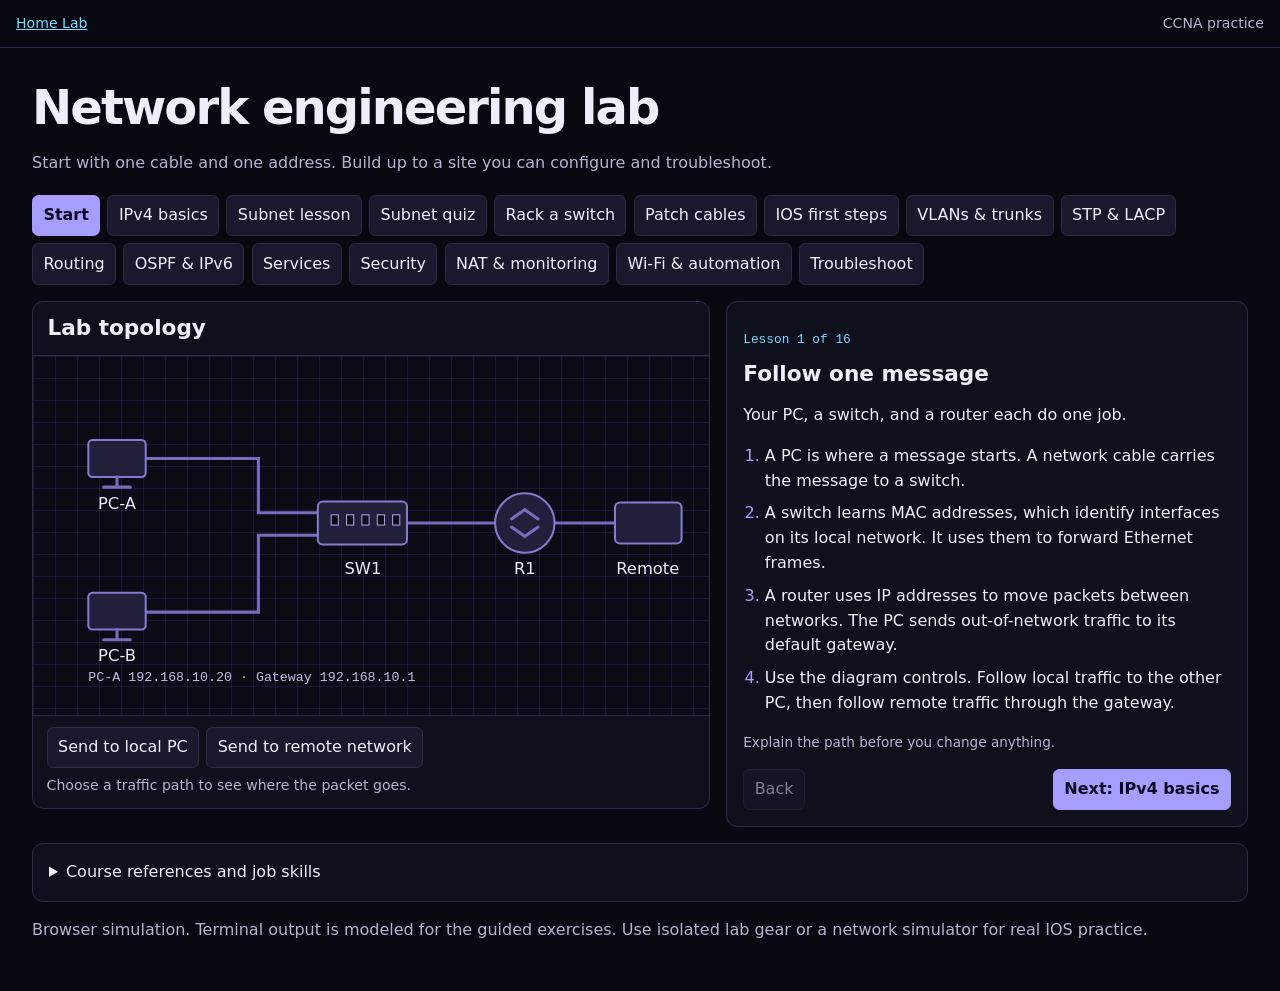
<file: ccna/index.html>
<!doctype html>
<html lang="en">
<head>
<meta charset="utf-8">
<meta name="viewport" content="width=device-width,initial-scale=1">
<title>CCNA Network Engineering Lab</title>
<link rel="stylesheet" href="lab.css">
<script src="course.js" defer></script>
<script src="lab.js" defer></script>
</head>
<body>
<header><a href="../">Home Lab</a><span>CCNA practice</span></header>
<main>
<h1>Network engineering lab</h1>
<p class="intro">Start with one cable and one address. Build up to a site you can configure and troubleshoot.</p>
<nav id="lessons" aria-label="Lessons"></nav>
<div class="workspace">
  <section class="visual" aria-labelledby="visual-title">
    <div class="section-header"><h2 id="visual-title">Lab topology</h2><output id="visual-status"></output></div>
    <div id="canvas" class="grid"></div>
    <div id="visual-controls"></div>
  </section>
  <section class="guide" aria-labelledby="lesson-title">
    <p id="progress"></p>
    <h2 id="lesson-title" tabindex="-1"></h2>
    <p id="summary"></p>
    <ol id="instructions"></ol>
    <div id="practice"></div>
    <div class="pager"><button id="previous" type="button">Back</button><button id="next" type="button">Next</button></div>
  </section>
</div>
<details class="references">
  <summary>Course references and job skills</summary>
  <p>Cisco’s blueprint covers fundamentals, access, IP connectivity and services, security, and automation. This lab practices selected workflows in each area. Model-specific features and syntax can differ.</p>
  <ul>
    <li>Rack installation, optics and copper patching, and port validation. <a href="https://career.serviceglobal.com/jobs/network-l1-technician/jo-2608-38513">Service Global Network L1 Technician posting</a></li>
    <li>TCP/IP, DHCP, DNS, VLAN and routing triage, change records, and escalation. <a href="https://lincolnit.applytojob.com/apply/zo4ExSUiWe/NOC-Engineer-Junior-Network-Engineer">Lincoln IT junior network engineer posting</a></li>
    <li>Exam scope and vendor installation procedures. <a href="https://learningnetwork.cisco.com/s/ccna-exam-topics">Cisco CCNA topics</a> · <a href="https://www.cisco.com/c/en/us/td/docs/switches/lan/catalyst9200/hardware/install/b-c9200-hig/installing_the_switch.html">Catalyst 9200 hardware photos and mounting figures</a></li>
  </ul>
</details>
<p class="footnote">Browser simulation. Terminal output is modeled for the guided exercises. Use isolated lab gear or a network simulator for real IOS practice.</p>
</main>
</body>
</html>
</file>
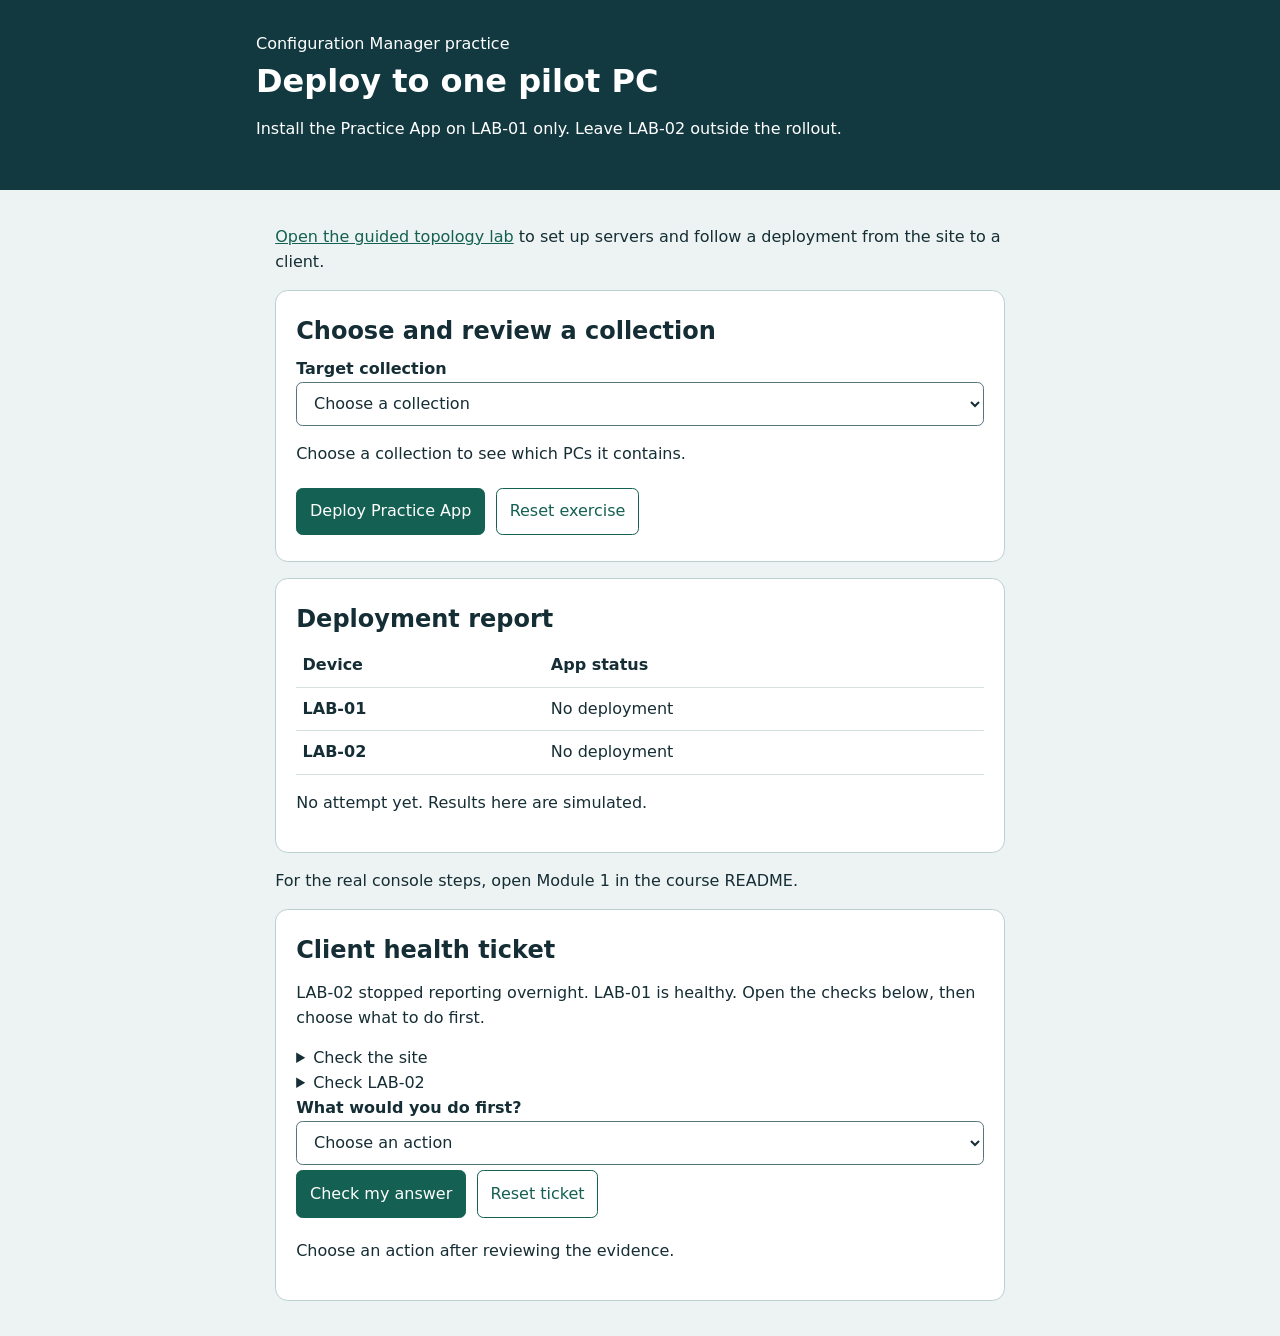
<file: simulator/index.html>
<!doctype html>
<html lang="en">
<head>
<meta charset="utf-8">
<meta name="viewport" content="width=device-width, initial-scale=1">
<title>Pilot app deployment | MECM practice</title>
<style>
* { box-sizing: border-box; }
body { margin: 0; background: #edf3f3; color: #152d34; font: 1rem/1.55 system-ui, sans-serif; }
header { background: #123940; color: #fff; padding: 2rem 1.2rem; }
main, header > div { max-width: 48rem; margin: auto; }
main { padding: 1.2rem; }
h1, h2 { line-height: 1.2; margin: .35rem 0 .7rem; }
section { padding: 1.25rem; background: white; border: 1px solid #bccfd0; border-radius: .8rem; margin-bottom: 1rem; }
label { display: block; font-weight: 650; }
select, button { font: inherit; padding: .65rem .8rem; border-radius: .4rem; }
select { width: 100%; background: white; color: inherit; border: 1px solid #54767b; }
button { border: 1px solid #146052; background: #146052; color: white; cursor: pointer; margin: .35rem .35rem .35rem 0; }
button.secondary { background: white; color: #146052; }
:focus-visible { outline: 3px solid #ab5000; outline-offset: 3px; }
table { border-collapse: collapse; width: 100%; text-align: left; }
th, td { padding: .55rem .4rem; border-bottom: 1px solid #d6e2e2; }
a { color: #146052; }
</style>
<script src="lab.js" defer></script>
</head>
<body>
<header><div>
  <span>Configuration Manager practice</span>
  <h1>Deploy to one pilot PC</h1>
  <p>Install the Practice App on LAB-01 only. Leave LAB-02 outside the rollout.</p>
</div></header>
<main>
  <p><a href="topology/">Open the guided topology lab</a> to set up servers and follow a deployment from the site to a client.</p>
  <section aria-labelledby="target-heading">
    <h2 id="target-heading">Choose and review a collection</h2>
    <form id="deployment">
      <label for="collection">Target collection</label>
      <select id="collection" required aria-describedby="members">
        <option value="">Choose a collection</option>
        <option value="pilot">Lab - Pilot</option>
        <option value="broad">Lab - Broad</option>
        <option value="all">All Lab Devices</option>
      </select>
      <p id="members" aria-live="polite">Choose a collection to see which PCs it contains.</p>
      <button type="submit">Deploy Practice App</button>
      <button type="reset" class="secondary">Reset exercise</button>
    </form>
  </section>
  <section aria-labelledby="report-heading">
    <h2 id="report-heading">Deployment report</h2>
    <table>
      <thead><tr><th scope="col">Device</th><th scope="col">App status</th></tr></thead>
      <tbody>
        <tr><th scope="row">LAB-01</th><td id="device-one">No deployment</td></tr>
        <tr><th scope="row">LAB-02</th><td id="device-two">No deployment</td></tr>
      </tbody>
    </table>
    <p id="feedback" role="status">No attempt yet. Results here are simulated.</p>
  </section>
  <p>For the real console steps, open Module 1 in the course README.</p>
  <section aria-labelledby="health-heading">
    <h2 id="health-heading">Client health ticket</h2>
    <p>LAB-02 stopped reporting overnight. LAB-01 is healthy. Open the checks below, then choose what to do first.</p>
    <details>
      <summary>Check the site</summary>
      <p>The management point shows healthy. LAB-01 received policy this morning.</p>
    </details>
    <details>
      <summary>Check LAB-02</summary>
      <p>The PC is online and resolves the management point. In PowerShell, <code>Get-Service CcmExec</code> shows <strong>Stopped</strong>.</p>
    </details>
    <form id="health-ticket">
      <label for="health-action">What would you do first?</label>
      <select id="health-action" required>
        <option value="">Choose an action</option>
        <option value="service">Check why the client service stopped</option>
        <option value="server">Restart the site server</option>
        <option value="deploy">Send the app again</option>
      </select>
      <button type="submit">Check my answer</button>
      <button type="reset" class="secondary">Reset ticket</button>
    </form>
    <p id="health-feedback" role="status">Choose an action after reviewing the evidence.</p>
  </section>
  <noscript><p>Enable JavaScript in your browser to use this exercise.</p></noscript>
</main>
</body>
</html>
</file>
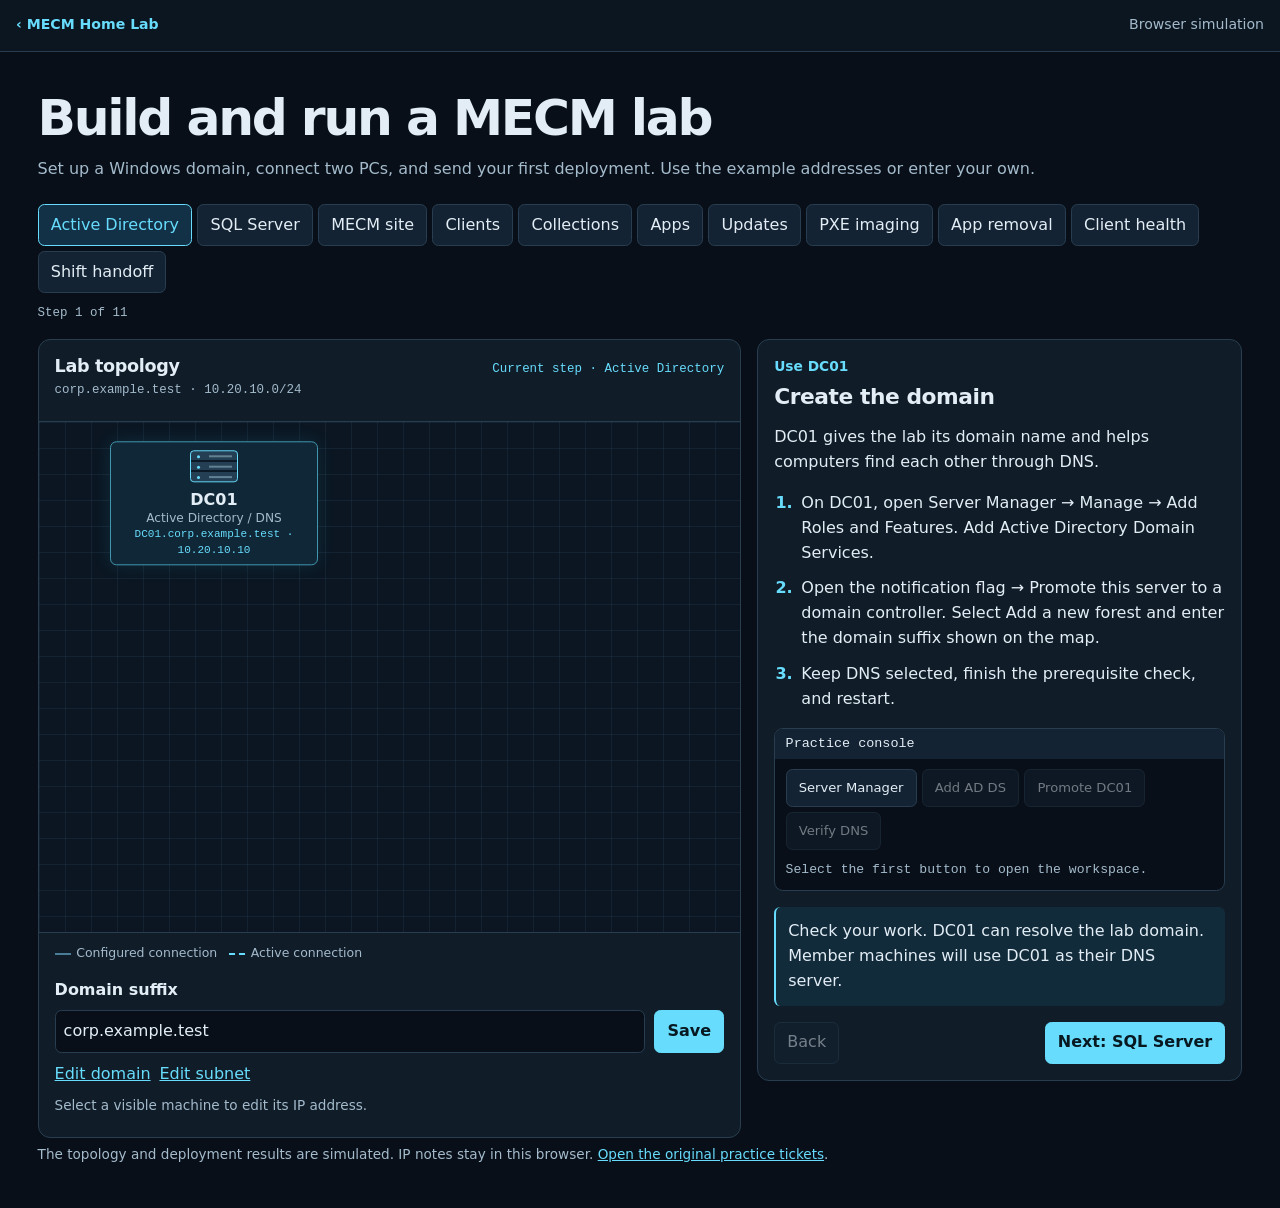
<file: simulator/topology/index.html>
<!doctype html>
<html lang="en">
<head>
<meta charset="utf-8">
<meta name="viewport" content="width=device-width, initial-scale=1">
<title>MECM Guided Lab</title>
<link rel="stylesheet" href="lab.css">
<script src="lab.js" defer></script>
</head>
<body>
<header class="bar"><a href="../">‹ MECM Home Lab</a><span>Browser simulation</span></header>
<main>
  <h1>Build and run a MECM lab</h1>
  <p class="intro">Set up a Windows domain, connect two PCs, and send your first deployment. Use the example addresses or enter your own.</p>
  <div class="step-strip"><nav id="steps" aria-label="Lab steps"></nav><span id="step-count"></span></div>
  <div class="layout">
    <section class="topology" aria-labelledby="map-title">
      <div class="map-header">
        <div><h2 id="map-title">Lab topology</h2><p id="domain-summary"></p></div>
        <span id="map-status"></span>
      </div>
      <div class="diagram" role="group" aria-label="Lab devices and their connections">
        <svg viewBox="0 0 100 100" preserveAspectRatio="none" aria-hidden="true">
          <path id="ad-sql" d="M25 16 H75"/>
          <path id="ad-cm" d="M25 16 V33 H50 V50"/>
          <path id="sql-cm" d="M75 16 V33 H50 V50"/>
          <path id="cm-pilot" d="M50 50 V67 H25 V83"/>
          <path id="cm-broad" d="M50 50 V67 H75 V83"/>
          <path id="cm-pxe" d="M50 50 V83"/>
        </svg>
        <button class="node" data-node="ad" type="button"><i class="device-icon server" aria-hidden="true"></i><strong>DC01</strong><span>Active Directory / DNS</span><small></small></button>
        <button class="node" data-node="sql" type="button"><i class="device-icon server" aria-hidden="true"></i><strong>SQL01</strong><span>Site database</span><small></small></button>
        <button class="node" data-node="cm" type="button"><i class="device-icon server" aria-hidden="true"></i><strong>CM01</strong><span>Configuration Manager</span><small></small></button>
        <button class="node" data-node="pilot" type="button"><i class="device-icon monitor" aria-hidden="true"></i><strong>LAB-01</strong><span>Pilot client</span><small></small></button>
        <button class="node" data-node="broad" type="button"><i class="device-icon monitor" aria-hidden="true"></i><strong>LAB-02</strong><span>Broad client</span><small></small></button>
        <button class="node" data-node="pxe" type="button"><i class="device-icon monitor" aria-hidden="true"></i><strong>PXE-01</strong><span>Blank imaging VM</span><small></small></button>
      </div>
      <div class="legend"><span>Configured connection</span><span>Active connection</span></div>
      <form id="notes">
        <label for="note-value" id="note-label">Domain suffix</label>
        <div class="note-row">
          <input id="note-value" maxlength="80" required spellcheck="false" autocomplete="off">
          <button type="submit">Save</button>
        </div>
        <div class="note-links"><button id="domain-note" type="button">Edit domain</button><button id="subnet-note" type="button">Edit subnet</button></div>
        <p class="muted" id="note-status" role="status">Select a visible machine to edit its IP address.</p>
      </form>
    </section>
    <section class="guide" aria-labelledby="step-title">
      <p id="machine" class="machine"></p>
      <h2 id="step-title" tabindex="-1"></h2>
      <p id="purpose"></p>
      <ol id="actions"></ol>
      <section id="console" class="console" hidden aria-label="Simulated console"><strong>Practice console</strong><div id="console-path"></div><p id="console-view" aria-live="polite"></p></section>
      <p class="checkpoint" id="checkpoint"></p>
      <form id="challenge" hidden>
        <label id="challenge-label" for="collection">Target collection</label>
        <select id="collection" required>
          <option value="">Choose a collection</option>
          <option value="pilot">Lab - Pilot · LAB-01</option>
          <option value="broad">Lab - Broad · LAB-02</option>
          <option value="all">All Lab Devices · LAB-01 and LAB-02</option>
        </select>
        <button type="submit" id="run-action"></button>
        <p id="result" role="status"></p>
      </form>
      <table id="report" hidden>
        <caption>Simulated device results</caption>
        <thead><tr><th scope="col">Device</th><th scope="col">Status</th></tr></thead>
        <tbody id="report-body"></tbody>
      </table>
      <button type="button" id="verify-update" hidden>Simulate restart and verify update history</button>
      <div class="controls"><button type="button" id="back">Back</button><button type="button" id="next">Next step</button></div>
    </section>
  </div>
  <p class="muted">The topology and deployment results are simulated. IP notes stay in this browser. <a href="../">Open the original practice tickets</a>.</p>
</main>
</body>
</html>
</file>
<file: ccna/lab.css>
:root { color-scheme: dark; --bg:#080810; --panel:#10101d; --border:#2e2c49; --text:#eeeefb; --muted:#b4b4d0; --accent:#a59eff; --signal:#75dcff; }
* { box-sizing:border-box }
body { margin:0; background:var(--bg); color:var(--text); font: 1rem/1.55 system-ui,sans-serif }
header { border-bottom:1px solid var(--border); display:flex; justify-content:space-between; padding:.8rem max(1rem,calc((100% - 84rem)/2)); color:var(--muted); font-size:.88rem }
a { color:var(--signal) }
main { max-width:86rem; margin:auto; padding:clamp(.8rem,3vw,2rem) }
h1,h2 { line-height:1.14; margin:0 }
h1 { font-size:clamp(1.8rem,4vw,3rem); letter-spacing:-.04em }
h2 { font-size:1.35rem }
.intro,.footnote { color:var(--muted) }
nav,.pager,#visual-controls { display:flex; flex-wrap:wrap; gap:.45rem }
nav { margin:1.2rem 0 1rem }
button,input,select { font:inherit; color:inherit; background:#19182c; border:1px solid var(--border); border-radius:.4rem; padding:.45rem .65rem }
button { cursor:pointer }
button:disabled { cursor:default; opacity:.5 }
button[aria-current], #next:not(:disabled), .run { color:#0b0920; background:var(--accent); border-color:var(--accent); font-weight:650 }
:focus-visible { outline:2px solid var(--signal); outline-offset:3px }
.workspace { display:grid; grid-template-columns:minmax(0,1.3fr) minmax(0,1fr); gap:1rem; align-items:start }
.visual,.guide,.references { min-width:0; border:1px solid var(--border); background:var(--panel); border-radius:.7rem; overflow:hidden }
.section-header { padding:.9rem; display:flex; justify-content:space-between; gap:.6rem; align-items:baseline }
.section-header output,#progress { color:var(--signal); font: .8rem/1.5 ui-monospace,monospace }
.grid { min-height:19rem; display:grid; align-items:center; background-color:#0b0a15; background-image:linear-gradient(#7565ff24 1px, transparent 1px),linear-gradient(90deg,#7565ff24 1px,transparent 1px); background-size:22px 22px; border-block:1px solid var(--border); }
.grid svg { width:100%; height:auto; display:block }
#visual-controls { padding:.7rem .85rem; align-items:center }
#visual-controls p { margin:0; flex-basis:100%; color:var(--muted); font-size:.88rem }
.guide,.references { padding:1rem }
.references { margin-top:1rem }
.guide ol { padding-left:1.35rem }
.guide li { margin:.5rem 0 }
.guide li::marker { color:var(--accent) }
.pager { justify-content:space-between; margin-top:1rem }
form { margin-top:.75rem }
label { display:block; font-weight:650 }
input,select { max-width:100%; width:100%; margin:.35rem 0 }
.feedback { color:var(--signal); min-height:1.5em }
pre { white-space:pre-wrap; overflow-wrap:anywhere; margin:0; }
.terminal { border:1px solid #3a3756; background:#080914; border-radius:.5rem; padding:.65rem; font: .85rem/1.45 ui-monospace,monospace; }
.terminal-output { max-height:17rem; overflow:auto; }
.terminal label { margin-top:.65rem }
.terminal form { margin:0 }
.terminal-form,.address-form { display:flex; gap:.45rem; align-items:center }
.terminal-form input,.address-form input { min-width:0 }
.terminal-form button { flex:none }
.skill { font-size:.85rem; color:var(--muted) }
.subnet-grid { display:grid; gap:.2rem; padding:1rem; color:white; font: .86rem ui-monospace,monospace }
.subnet-grid div { padding:.65rem; border:1px solid #716ad3; border-radius:.35rem; background:#221d50 }
.subnet-grid .active { border-color:var(--signal); background:#15364d }
@media(max-width:820px) { .workspace{grid-template-columns:1fr} .grid{min-height:15rem} nav button{font-size:.83rem} }
</file>
<file: simulator/topology/lab.css>
:root {
  color-scheme: dark;
  --base: #080f18;
  --panel: #101c28;
  --surface: #142333;
  --line: #283e50;
  --text: #e2edf5;
  --muted: #a4bbcc;
  --cyan: #67dcfc;
  --ink: #071821;
}

* { box-sizing: border-box; }
[hidden] { display: none !important; }
body { margin: 0; background: var(--base); color: var(--text); font: 1rem/1.55 system-ui, sans-serif; }
.bar { display: flex; justify-content: space-between; gap: 1rem; padding: .9rem max(1rem, calc((100% - 86rem)/2)); background: #0c1621; border-bottom: 1px solid var(--line); font-size: .88rem; color: var(--muted); }
a, .bar a { color: var(--cyan); }
.bar a { font-weight: 650; text-decoration: none; }
main { max-width: 88rem; margin: auto; padding: clamp(1rem, 3vw, 2.35rem); }
h1, h2 { line-height: 1.15; margin: 0; }
h1 { font-size: clamp(1.85rem, 4vw, 3.15rem); letter-spacing: -.045em; }
h2 { font-size: 1.36rem; letter-spacing: -.02em; }
.intro { margin: .6rem 0 1.4rem; color: var(--muted); }
.step-strip { display: flex; align-items: center; flex-wrap: wrap; justify-content: space-between; gap: .75rem; margin-bottom: 1rem; }
#steps { display: flex; flex-wrap: wrap; gap: .32rem; }
#step-count, #map-status, #domain-summary, .node small { font: .78rem/1.4 ui-monospace, monospace; }
#step-count { color: var(--muted); }
button, input, select { font: inherit; }
button { cursor: pointer; border: 1px solid var(--line); border-radius: .4rem; padding: .48rem .76rem; color: var(--text); background: var(--surface); }
button:hover:not(:disabled) { border-color: var(--cyan); }
button:disabled { cursor: default; opacity: .48; }
button[aria-current] { border-color: var(--cyan); color: var(--cyan); background: #123046; }
#next:not(:disabled), #run-action, .note-row button { background: var(--cyan); color: var(--ink); border-color: var(--cyan); font-weight: 680; }
:focus-visible { outline: 2px solid var(--cyan); outline-offset: 3px; }
.layout { display: grid; grid-template-columns: minmax(0, 1.45fr) minmax(0, 1fr); gap: 1rem; align-items: start; }
.topology, .guide { min-width: 0; background: var(--panel); border: 1px solid var(--line); border-radius: .75rem; overflow: hidden; }
.map-header { display: flex; gap: .75rem; justify-content: space-between; align-items: baseline; padding: 1rem; }
.map-header h2 { font-size: 1.1rem; }
#domain-summary, .muted { color: var(--muted); margin: .35rem 0; overflow-wrap: anywhere; }
#map-status { text-align: right; color: var(--cyan); }
.diagram {
  position: relative;
  height: clamp(24rem, 42vw, 32rem);
  border-block: 1px solid var(--line);
  background-color: #0b1622;
  background-image: linear-gradient(#6a9abd18 1px, transparent 1px), linear-gradient(90deg, #6a9abd18 1px, transparent 1px);
  background-size: 26px 26px;
}
.diagram > svg { position: absolute; width: 100%; height: 100%; pointer-events: none; }
.diagram path { display: none; fill: none; stroke: #487c97; stroke-width: 1.5; vector-effect: non-scaling-stroke; }
.diagram path.visible { display: block; }
.diagram path.active { stroke: var(--cyan); stroke-width: 2.5; stroke-dasharray: 7 5; animation: signal .8s linear infinite; }
@keyframes signal { to { stroke-dashoffset: -12; } }
.node { position: absolute; transform: translate(-50%, -50%); display: grid; justify-items: center; gap: .12rem; width: 44%; max-width: 13rem; padding: .35rem .15rem; line-height: 1.2; background: #0b1622; border-color: transparent; overflow-wrap: anywhere; }
.node span { font-size: .76rem; color: var(--muted); }
.node small { color: var(--cyan); font-size: .69rem; }
.node.current, .node.linked { border-color: #4195ad; background: #102737; box-shadow: 0 0 18px #32b6dc24; }
[data-node="ad"], [data-node="pilot"] { left: 25%; }
[data-node="sql"], [data-node="broad"] { left: 75%; }
[data-node="ad"], [data-node="sql"] { top: 16%; }
[data-node="cm"] { left: 50%; top: 50%; }
[data-node="pilot"], [data-node="broad"], [data-node="pxe"] { top: 83%; }
[data-node="pxe"] { left: 50%; }
.diagram:has([data-node="pxe"]:not([hidden])) [data-node="pilot"],
.diagram:has([data-node="pxe"]:not([hidden])) [data-node="broad"],
[data-node="pxe"] { width: 30%; }
.diagram:has([data-node="pxe"]:not([hidden])) [data-node="pilot"] { left: 17%; }
.diagram:has([data-node="pxe"]:not([hidden])) [data-node="broad"] { left: 83%; }
.device-icon { position: relative; width: 3rem; height: 2rem; margin: .15rem 0 .34rem; color: var(--cyan); }
.server { border: 1px solid #56849b; border-radius: .24rem; background: repeating-linear-gradient(#243f53 0 .55rem, #0c1927 .55rem .65rem); }
.server::before { content: ""; position: absolute; height: 3px; width: 3px; border-radius: 50%; left: .35rem; top: .23rem; background: currentColor; box-shadow: 0 .65rem currentColor, 0 1.3rem currentColor; }
.server::after { content: ""; position: absolute; width: 1.45rem; height: 2px; right: .3rem; top: .25rem; background: #628294; box-shadow: 0 .65rem #628294, 0 1.3rem #628294; }
.monitor { height: 1.65rem; width: 2.7rem; border: 2px solid #56849b; border-radius: .23rem; background: linear-gradient(140deg, #21475e, #101b29); margin-bottom: .69rem; }
.monitor::before { content: ""; position: absolute; left: 50%; top: 100%; width: .22rem; height: .4rem; transform: translateX(-50%); background: #56849b; }
.monitor::after { content: ""; position: absolute; left: 50%; top: calc(100% + .35rem); width: 1.25rem; height: .15rem; transform: translateX(-50%); background: #56849b; }
.node:is(.current, .linked) .device-icon { border-color: var(--cyan); }
.legend { display: flex; flex-wrap: wrap; gap: .75rem; padding: .65rem 1rem 0; color: var(--muted); font-size: .78rem; }
.legend span::before { content: ""; display: inline-block; width: 1rem; border-top: 2px solid #487c97; vertical-align: middle; margin-right: .35rem; }
.legend span + span::before { border-top: 2px dashed var(--cyan); }
#notes, .guide { padding: 1rem; }
label { font-weight: 650; display: block; }
input, select { padding: .5rem; width: 100%; border: 1px solid var(--line); border-radius: .4rem; background: var(--base); color: var(--text); min-width: 0; }
.note-row, .note-links, .controls { display: flex; gap: .55rem; margin-top: .45rem; }
.note-links button { padding: .12rem 0; border: 0; background: transparent; color: var(--cyan); text-decoration: underline; }
.machine { margin: 0 0 .45rem; color: var(--cyan); font-size: .86rem; font-weight: 700; }
.guide ol { padding-left: 1.5rem; }
.guide li { margin-bottom: .7rem; padding-left: .2rem; }
.guide li::marker { color: var(--cyan); font-weight: 700; }
.checkpoint { padding: .75rem; border-radius: .4rem; border-left: 2px solid var(--cyan); background: #122b3b; }
.console { background: #090f18; border: 1px solid var(--line); border-radius: .55rem; overflow: hidden; }
.console > strong { display: block; padding: .48rem .65rem; background: var(--surface); font: .84rem ui-monospace, monospace; }
#console-path { display: flex; flex-wrap: wrap; gap: .32rem; padding: .65rem .65rem 0; }
#console-path button { font-size: .82rem; }
#console-view { padding: .65rem; margin: 0; color: var(--muted); font: .82rem/1.5 ui-monospace, monospace; }
#run-action { margin-top: .55rem; }
#result { color: var(--cyan); }
.controls { justify-content: space-between; }
.muted { font-size: .85rem; }
@media (max-width: 790px) {
  .layout { grid-template-columns: 1fr; }
  .diagram { height: 25rem; }
  #steps button { font-size: .84rem; }
}
@media (prefers-reduced-motion: reduce) { .diagram path.active { animation: none; } }
#report { width: 100%; border-collapse: collapse; margin: .65rem 0 1rem; font-size: .85rem; }
#report caption { color: var(--muted); text-align: left; padding-bottom: .3rem; }
#report th, #report td { text-align: left; padding: .42rem .55rem; border-bottom: 1px solid var(--line); }
</file>
